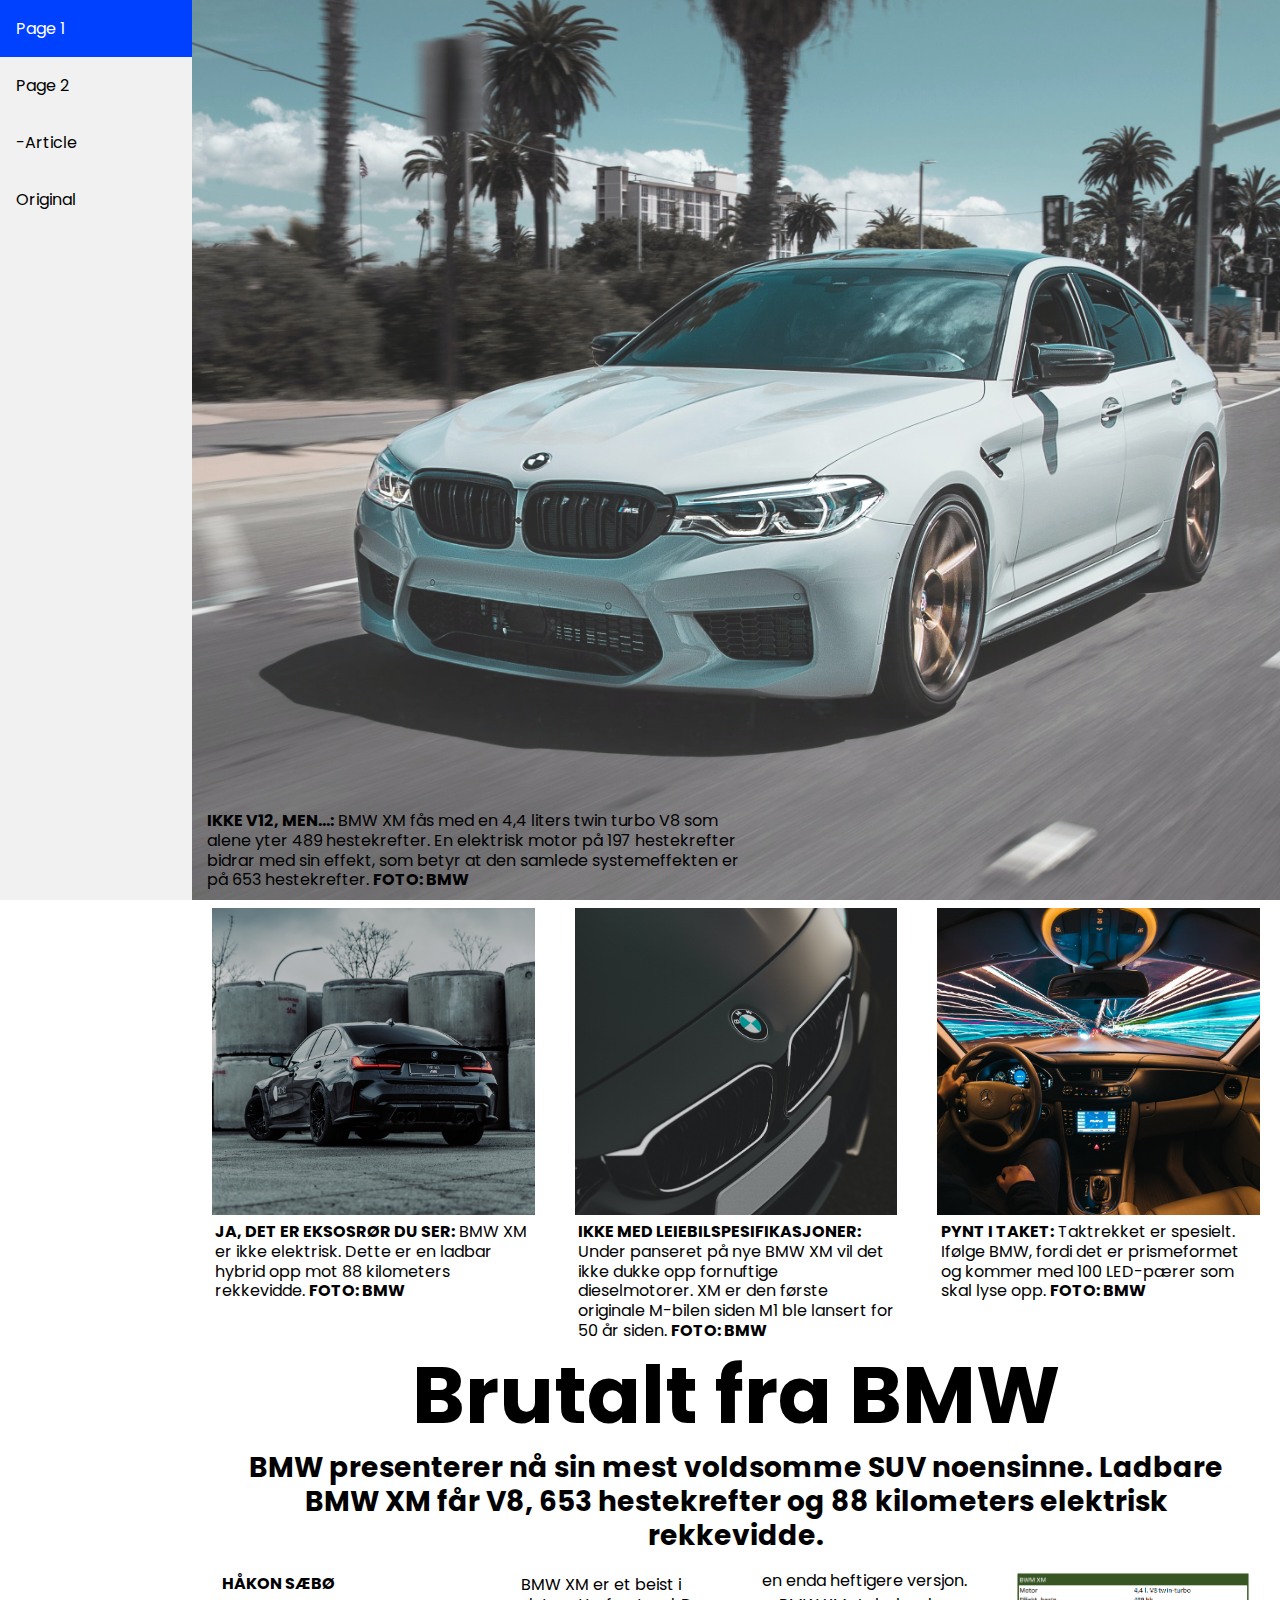
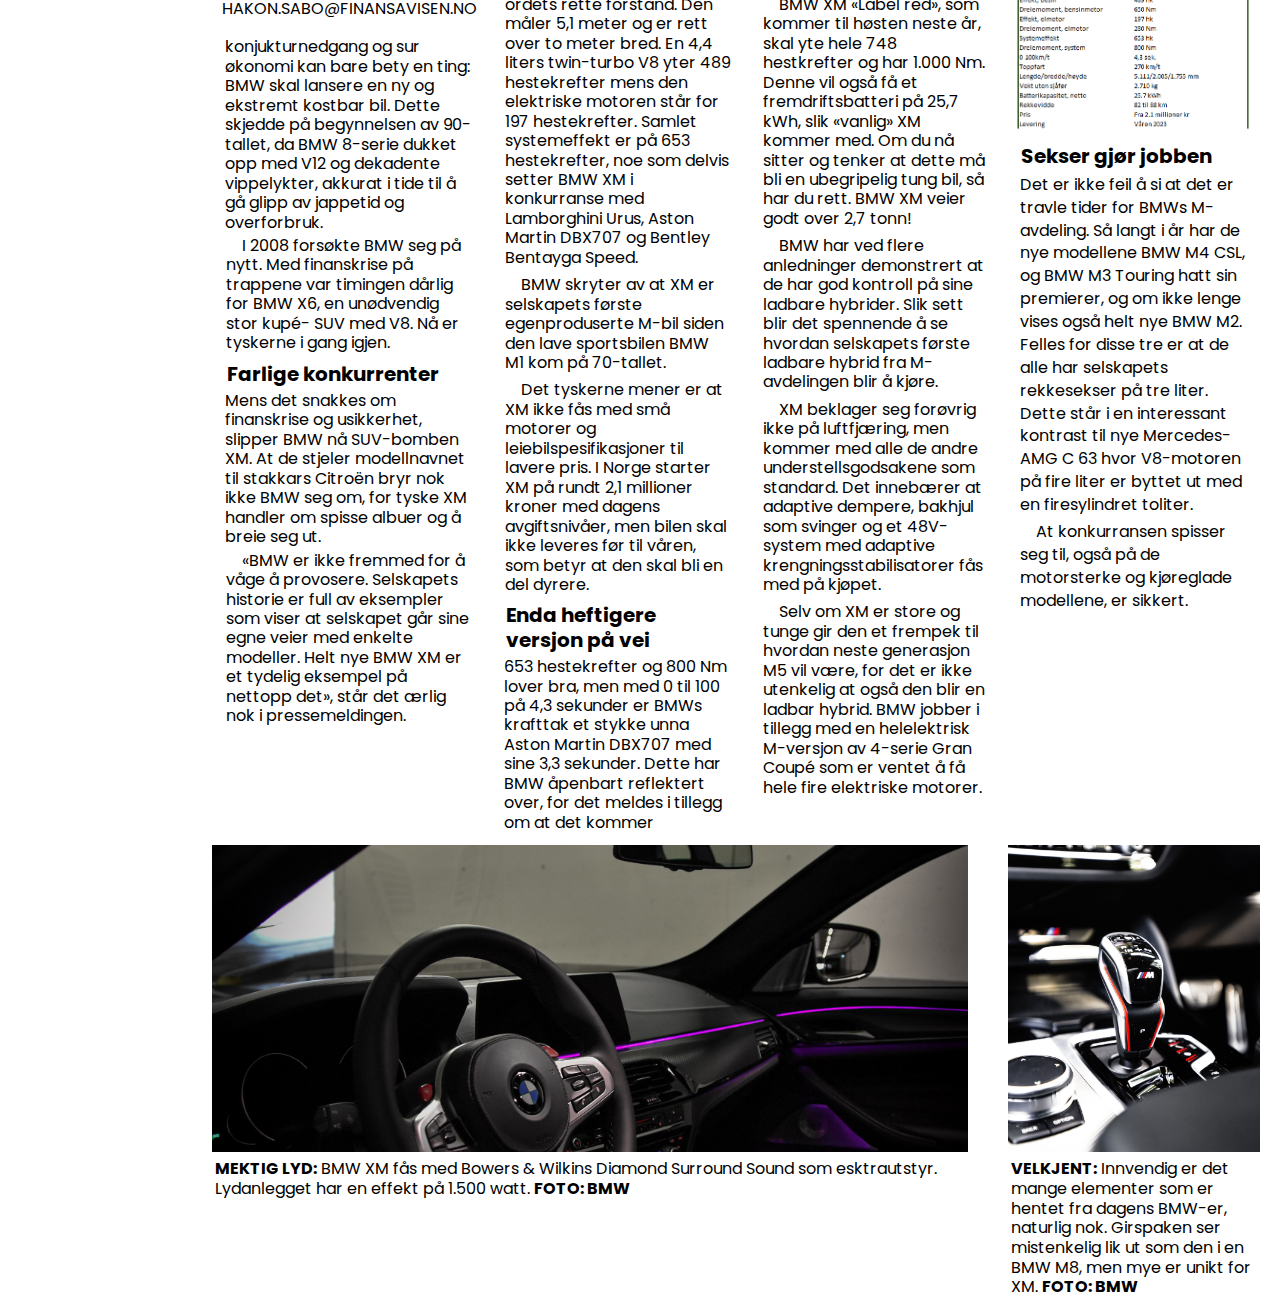
<file: index.html>
<!DOCTYPE html>
<html lang="nb">
<head>
    <meta charset="UTF-8">
    <meta http-equiv="X-UA-Compatible" content="IE=edge">
    <meta name="viewport" content="width=device-width, initial-scale=1.0">
    <link rel="stylesheet" href="index.css">
    <title>Article about BMW from the magazine Motor</title>
</head>
<body>
<!-- THE SIDEBAR ON LEFT SIDE -->
<div class="sidebar">
    <a class="active" href="index.html">Page 1</a>
    <a href="#page-2">Page 2</a>
    <a href="#article">&#45;Article</a>
    <a href="printedArticle.html">Original</a>
  </div>
  
  <!-- PAGE CONTENT ON RIGHT SIDE -->
  <main class="content">

    <!-- CARD LAYOUT INSIDE MAIN.CONTENT START -->


    <section class="container">
      <div class="row">
        <div class="card-01">
          
          <div class="hero-image">

            <p class="bottom-left">
              <span class="font-weight">ikke v12, men...:</span> BMW XM fås med en 4,4 liters twin turbo
              V8 som alene yter 489 hestekrefter. En elektrisk motor på
              197 hestekrefter bidrar med sin effekt, som betyr at den
              samlede systemeffekten er på 653 hestekrefter.
              <span class="foto">foto: bmw</span>
            </p>
          </div>

        </div>

      </div>
      <div class="row">
        <div class="card-02" id="page-2">
          <img src="images/serjan-midili-2YNsCr5nBXk-unsplash.jpg" alt="">
          <p>
            <span class="font-weight">ja, det er eksosrør du ser:</span> BMW XM er ikke elektrisk. Dette er en
            ladbar hybrid opp mot 88 kilometers rekkevidde.
            <span class="foto">foto: bmw</span>
          </p>

        </div>

        <div class="card-02">
          <img src="images/ihab-hugo-lc-XaGvxCbo-unsplash.jpg" alt="">
          <p>
            <span class="font-weight">ikke med leiebilspesifikasjoner:</span> Under panseret på nye BMW XM
            vil det ikke dukke opp fornuftige dieselmotorer. XM er den første originale
            M-bilen siden M1 ble lansert for 50 år siden.
            <span class="foto">foto: bmw</span>
          </p>

        </div>

        <div class="card-02">
          <img src="images/samuele-errico-piccarini-MyjVReZ5GLQ-unsplash.jpg" alt="">
          <p>
          <span class="font-weight">pynt i taket:</span> Taktrekket er spesielt. Ifølge
          BMW, fordi det er prismeformet og kommer
          med 100 LED-pærer som skal lyse opp.
          <span class="foto">foto: bmw</span>
          </p>

        </div>

      </div>
      <div class="row">
        <div class="card-03" id="article">
          <h1>brutalt fra <span class="bmw-title">bmw</span></h1>
          <h2><span class="bmw-title">bmw</span> presenterer nå sin mest voldsomme SUV noensinne. Ladbare
           BMW XM får V8, 653 hestekrefter og 88 kilometers elektrisk rekkevidde.
          </h2>
        </div>
      </div>
      <div class="row">
        <article class="card-04">
          <div class="author">håkon sæbø</div>
          <address class="author-email"><a href="mailto:webmaster@example.com">hakon.sabo@finansavisen.no</a></address>
          
          <p>konjukturnedgang og sur økonomi  
          kan bare bety en ting: BMW 
          skal lansere en ny og ekstremt 
          kostbar bil. Dette skjedde på begynnelsen 
          av 90&#45;tallet, da BMW 8&#45;serie dukket 
          opp med V12 og dekadente vippelykter, 
          akkurat i tide til å gå glipp av jappetid og 
          overforbruk.
          </p>
          <p class="indent">
          I 2008 forsøkte BMW seg på nytt. Med 
          finanskrise på trappene var timingen dårlig 
          for BMW X6, en unødvendig stor kup&#233;&#45;
          SUV med V8. Nå er tyskerne i gang igjen. 
          </p>
          <h3>farlige konkurrenter</h3>
                      
          <p>
          Mens det snakkes om finanskrise og usikkerhet, 
          slipper BMW nå SUV-bomben 
          XM. At de stjeler modellnavnet til stakkars 
          Citro&euml;n bryr nok ikke BMW seg om, 
          for tyske XM handler om spisse albuer og 
          å breie seg ut. 
                          
          <p class="indent">
          «BMW er ikke fremmed for å våge å 
          provosere. Selskapets historie er full av eksempler 
          som viser at selskapet går sine egne 
          veier med enkelte modeller. Helt nye BMW 
          XM er et tydelig eksempel på nettopp det», 
          står det ærlig nok i pressemeldingen. 
          </p>

        </article>

        <article class="card-04">

          <p class="indent">
            BMW XM er et beist i ordets rette forstand. 
            Den måler 5,1 meter og er rett over 
            to meter bred. En 4,4 liters twin-turbo V8 
            yter 489 hestekrefter mens den elektriske 
            motoren står for 197 hestekrefter. Samlet 
            systemeffekt er på 653 hestekrefter, noe 
            som delvis setter BMW XM i konkurranse 
            med Lamborghini Urus, Aston Martin 
            DBX707 og Bentley Bentayga Speed. 
            </p>
                      
            <p class="indent">
            BMW skryter av at XM er selskapets 
            første egenproduserte M-bil siden 
            den lave sportsbilen BMW M1 kom på 
            70-tallet. 
                            
            <p class="indent">
            Det tyskerne mener er at XM ikke fås 
            med små motorer og leiebilspesifikasjoner 
            til lavere pris. I Norge starter XM på 
            rundt 2,1 millioner kroner med dagens 
            avgiftsnivåer, men bilen skal ikke leveres 
            før til våren, som betyr at den skal bli en 
            del dyrere. 
            </p>
            
            <h3>enda heftigere versjon på vei</h3>
            <p>
            653 hestekrefter og 800 Nm lover bra, 
            men med 0 til 100 på 4,3 sekunder er 
            BMWs krafttak et stykke unna Aston 
            Martin DBX707 med sine 3,3 sekunder. 
            Dette har BMW åpenbart reflektert over, 
            for det meldes i tillegg om at det kommer     
            </p>
                        
            

        </article>

        <div class="card-04">

          <p>
            en enda heftigere versjon.
            </p>  
                          
            <p class="indent">
            BMW XM &#171;Label red&#187;, som kommer 
            til høsten neste år, skal yte hele 748 hestkrefter 
            og har 1.000 Nm. Denne vil også 
            få et fremdriftsbatteri på 25,7 kWh, slik 
            &#171;vanlig&#187; XM kommer med. Om du nå 
            sitter og tenker at dette må bli en ubegripelig 
            tung bil, så har du rett. BMW XM 
            veier godt over 2,7 tonn! 
            
            <p class="indent">
            BMW har ved flere anledninger demonstrert 
            at de har god kontroll på sine 
            ladbare hybrider. Slik sett blir det spennende 
            å se hvordan selskapets første ladbare 
            hybrid fra M-avdelingen blir å kjøre. 
            </p>
            
            <p class="indent">
            XM beklager seg forøvrig ikke på luftfjæring, 
            men kommer med alle de andre 
            understellsgodsakene som standard. Det 
            innebærer at adaptive dempere, bakhjul 
            som svinger og et 48V-system med adaptive 
            krengningsstabilisatorer fås med på 
            kjøpet. 
            </p>
            
            <p class="indent">
            Selv om XM er store og tunge gir den et 
            frempek til hvordan neste generasjon M5 
            vil være, for det er ikke utenkelig at også 
            den blir en ladbar hybrid. BMW jobber 
            i tillegg med en helelektrisk M-versjon 
            av 4-serie Gran Coup&#233; som er ventet å få 
            hele fire elektriske motorer. 
            </p>

        </div>

        <article class="card-04">

          <img src="images/bmwExcel.png" alt="">
          <h3>sekser gjør jobben</h3>
          <p>
            Det er ikke feil å si at det er travle tider for 
            BMWs M-avdeling. Så langt i år har de 
            nye modellene BMW M4 CSL, og BMW 
            M3 Touring hatt sin premierer, og om 
            ikke lenge vises også helt nye BMW M2. 
            Felles for disse tre er at de alle har selskapets 
            rekkesekser på tre liter. Dette står i 
            en interessant kontrast til nye Mercedes- 
            AMG C 63 hvor V8-motoren på fire liter 
            er byttet ut med en firesylindret toliter. 
            </p>
            
            <p class="indent">
            At konkurransen spisser seg til, også 
            på de motorsterke og kjøreglade modellene, 
            er sikkert. 
            </p>

        </article>

      </div>
      <div class="row">
        <div class="card-05">

          <img src="images/raul-di-domenico-fdsRKlSMYp0-unsplash.jpg" alt="">
          <p>
            <span class="font-weight">mektig lyd:</span> BMW XM fås med Bowers &amp; Wilkins Diamond Surround Sound som esktrautstyr. Lydanlegget har en effekt på
            1.500 watt.
            <span class="foto">foto: bmw</span>
          </p>
        </div>

        <div class="card-05">

          <img src="images/swansway-motor-group-UUDSt4bGnkM-unsplash.jpg" alt="">
          <p>
            <span class="font-weight">velkjent:</span> Innvendig er det mange elementer som er hentet fra dagens 
            BMW-er, naturlig nok. Girspaken ser mistenkelig lik ut som den i en BMW 
            M8, men mye er unikt for XM.
            <span class="foto">foto: bmw</span>
          </p>

        </div>
        
      </div>

    </section>

    <!-- CARD LAYOUT INSIDE MAIN.CONTENT END -->
    
  </main>
</body>
</html>
</file>
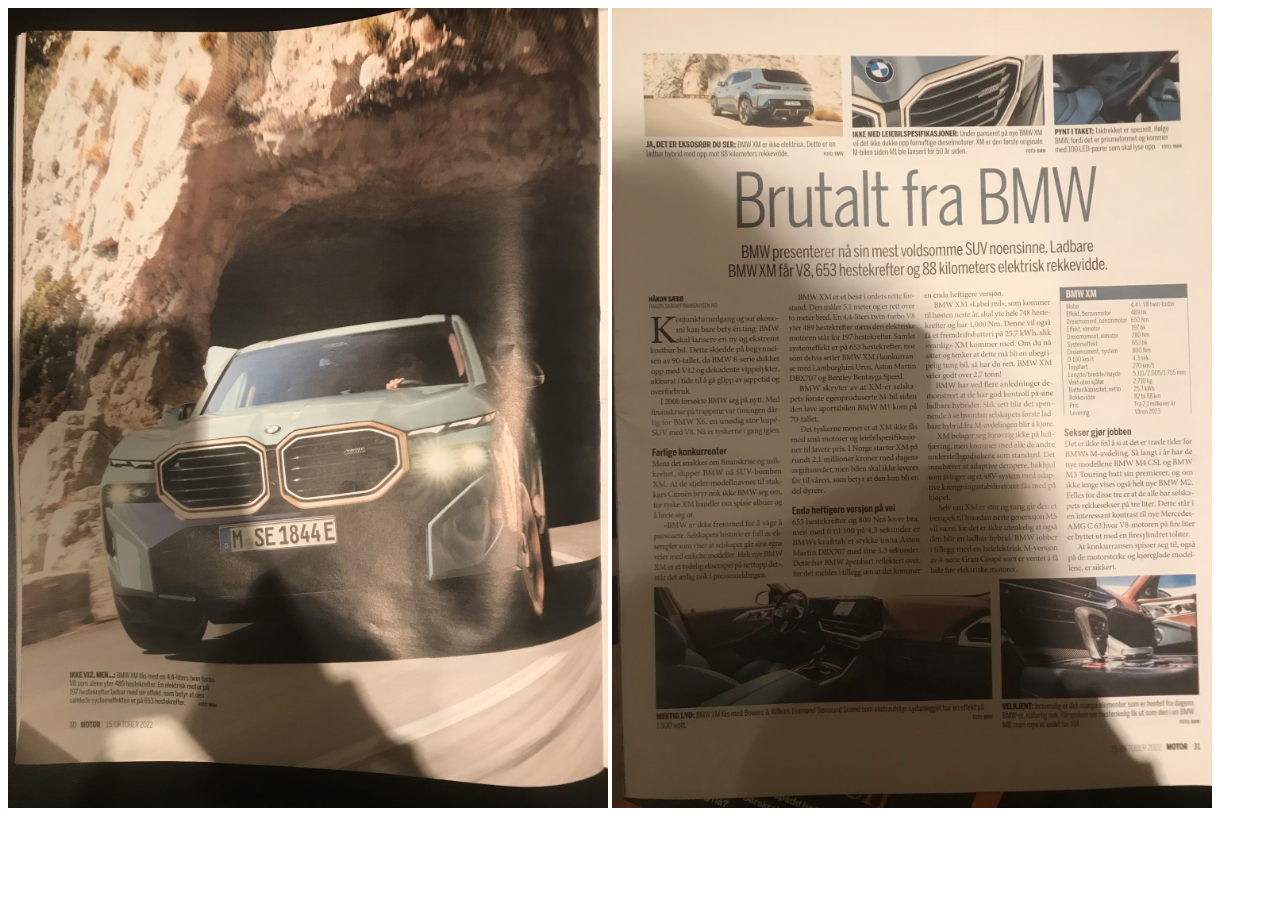
<file: printedArticle.html>
<!DOCTYPE html>
<html lang="en">
<head>
    <meta charset="UTF-8">
    <meta http-equiv="X-UA-Compatible" content="IE=edge">
    <meta name="viewport" content="width=device-width, initial-scale=1.0">
    <title>Document</title>
</head>
<body>
    
    <img src="images/page1.jpg" alt="Page 1 of the original printed article" height="800px">
    <img src="images/page2.jpg" alt="Page 2 of the original printed article" height="800px">    

</body>
</html>
</file>
<file: index.css>
@import url('https://fonts.googleapis.com/css2?family=Poppins:wght@400;600;700;800&display=swap');
/*
CSS. STRUCTURE

control+f, then search: these names for start of each section+sidebar:

.sidebar + main.content + .row 
.card-01 + .hero-image + every paragraph is within this box.
.card-02 + img for box 2 and box 5 is within here.
.card-03 + h1, h2, h3 is within here.
.card-04
.card-05
@media screen and (max-width: 1080px) media queries

|           BOX 1          |
|BOX 2    |BOX 2   |  BOX 2|
          |BOX 3|          |
|BOX 4 |BOX 4 |BOX 4 |BOX 4|
|       BOX 5    |    BOX 5|
*/

:root{
  /*font-sizes*/
  --fs-800: clamp(5em, 1vw + 0.1rem, 10rem );
  --fs-700: clamp(1.75rem, 1vw + 0.1rem, 4rem );
  --fs-600: clamp(1.25rem, 1vw + 0.1rem, 3.5rem );
  --fs-400: clamp(1rem, 1vw + 0.1rem, 1.25rem );

  /*line heigh are generalized here based on 
  the fourth child/fourth box of box 4 because the paragraphs inside of fourth box
  needs more space to fill its "content" to look more like the printed article*/
  --lh-1: 1.43em;
  --lh-2: calc(var(--lh-1)*0.85);
  --lh-3: calc(var(--lh-1) - 0.2em);
}

* {
  margin: 0;
  padding: 0;
  box-sizing: border-box;
  font-family: 'Poppins', sans-serif;
}
p{
  color: rgb(0, 0, 0);
}

/* SIDEBAR STARTS */
.sidebar {
    margin: 0;
    padding: 0;
    width: 15%;
    background-color: rgb(241, 241, 241);
    position: fixed;
    height: 100%;
    overflow: auto;
  }
  /* Sidebar links */
  .sidebar a {
    display: block;
    color: rgb(0, 0, 0);
    padding: 16px;
    text-decoration: none;
  }
  /* colors of links */
  .sidebar a.active {
    background-color: rgb(0, 0, 102);
    color: rgb(255, 255, 255);
  }
  /* hover effect on links with mouse-over */
  .sidebar a:hover {
    background-color: rgb(0, 64, 255);
    color: rgb(255, 255, 255);
  }
  /* The value of the margin-left property needs
  to match the value of the sidebar's width property */
  main.content {
    margin-left: 15%;
  }
  .row {
    width: 100%;
    display: flex;
    justify-content: center;
    flex-wrap: wrap;
    flex-direction: row;
  }

  /* SIDEBAR ENDS */

  /* CARD 1 STARTS  */
  .card-01 {
    position: relative;
    flex: 1;
    max-width: 100%;
    height: 100vh;
  }
  .hero-image {
    background-image: linear-gradient(rgba(255, 255, 255, 0.1), rgba(255, 255, 255, 0.1)), url("images/jon-koop-khYVyHiNZo0-unsplash.jpg");
    height: 100%;
    background-position: center;
    background-repeat: no-repeat;
    background-size: cover;
    position: relative;
  }
  .bottom-left {
    position: absolute;
    bottom: 10px;
    left: 12px;
    max-width: 540px;
  }
  /*targets every single paragraph on both pages*/
  .bottom-left,.card-02 p,.card-04 p, .card-05 p{
    font-size: var(--fs-400);
    padding: 0 0.2rem;
  }
  .bottom-left{
    line-height: var(--lh-3);
  }
  .card-04 p{
    line-height: var(--lh-2);
  }
  .card-02 p,.card-05 p{
    line-height: var(--lh-3);
  }
  span.font-weight{
    font-weight: 700;
    text-transform: uppercase;
  }
  span.foto{
    font-size: var(--fs-400);
    text-transform: uppercase;
    font-weight: bold;
    right: 0;
  }

  /* CARD 1 ENDS */

  /* CARD 2 STARTS */

  .card-02 {
    position: relative;
    flex: 1;
    max-width: 600px;
    margin: 8px 20px 3px 20px;
  }

  
  /*based on: 1 vh equals 19,2px. the heigh of card-02 is 384px. this image will take 384*0,8=307.2
  THIS WILL SELECTS EVERY IMAGE FOR BOXES IN BOX 2 AND BOX 5.*/
  img{
    width: 100%;
    height: 307.2px;             
    object-fit: cover;
  }

  /* CARD 2 ENDS */

  /* CARD 3 STARTS */

  .card-03 {
    position: relative;
    flex: 1;
    max-width: 1600px;
    margin: 3px 20px;
    text-align: center;
  }
  h1,h2,h3{
    line-height: var(--lh-2);
  }
  h1{
    font-size: var(--fs-800);
    padding: 0.01em;
  }
  h2{
    font-size: var(--fs-700);
    padding: 0.2em;
  }
  h3{
    font-size: var(--fs-600);
    padding: 5px;
  }
  
  h1::first-letter, h3::first-letter{
    text-transform: capitalize;
  }
  span.bmw-title{
    text-transform: uppercase;
  }

  /* CARD 3 ENDS */

  /* CARD 4 STARTS */

  .card-04 {
    position: relative;
    flex: 1;
    max-width: 400px;
    padding: 10px;
  }
  .author, .author-email{
    text-transform: uppercase;
  }
  .author{
    font-weight: bold;
  }
  .author-email{
    font-style: normal;
    margin-bottom: 1em;
  }
  .author-email a{
    color: rgb(0,0,0);
    text-decoration: none;
  }
  /* check the root at top for changing values 
  meant to fit every box in box 4*/

  p.indent{
    text-indent: 1em;
    padding: 0.25em;
  }
  .card-04:last-child p{
    line-height: var(--lh-1);
  }
  .card-04:nth-child(4) img{
    object-fit: contain;
    height: auto;
  }
  /* This is create a small margin between box 1 and box 2,
   box 2 and box3, box 3 and box 4, 
   while exluding right margin on box 4.
   box 1 gets a margin to the left giving the what looks
   like the container of these four boxes correct margin*/
  .card-04:first-child{
    margin: 0px 4px 0px 20px;
  }
  .card-04:nth-child(2){
    margin: 0px 4px 0px 0px;
  }
  .card-04:nth-child(3){
    margin: 0px 4px 0px 0px;
  }
  /*box 4 gets a margin to the right, to correct the
  whole "container" of these four boxes to match the other boxes margin.*/
  .card-04:last-child{
    margin: 0px 20px 0px 0px;
  }

  /* CARD 5 ENDS */

  /* CARD 5 STARTS */

  .card-05 {
    position: relative;
    margin: 3px 20px;
  }
  
  /*made the first child larger, 
  while the other one is kepth a bit smaller*/
  .card-05:first-child{
    flex: 3;
    max-width: 1000px;
  }
  .card-05:last-child{
    flex: 1;
    max-width: 900px;
  }

  .card-05:first-child, .card-05:last-child{
    font-size: var(--fs-400);
  }

  /* CARD 5 ENDS */
  
  /* On screens that are less than 900px wide start*/

  @media screen and (max-width: 900px) {
    /*  the sidebar becomes a topbar */
    .sidebar {
      width: 100%;
      height: auto;
      position: relative;
    }
    .sidebar a {
      float: left;
    }
    /*keep as must space as possible*/
    main.content {
      margin-left: 0;
    }
    /*to change the widt of the text on the hero image*/
    .bottom-left {
      max-width: 370px;
    }
    /*changing the margin to fit all the boxes in box 4 with box 2,3 and 5*/
    .card-04:nth-child(1),.card-04:nth-child(2),.card-04:nth-child(3),.card-04:nth-child(4){
      margin: 3px 20px;
    }
    /* changing the shape of the website 
    in less than 800px wide so every box 
    is just one column downwards*/
    
    
    .card-02, .card-03, .card-04, .card-05:nth-child(1),.card-05:nth-child(2){
      flex: 100%;
      max-width: 850px;
    }
    /*.row{
      flex-direction: column;
    }
    */
  }
    /* On screens that are less than 900px end*/
</file>
